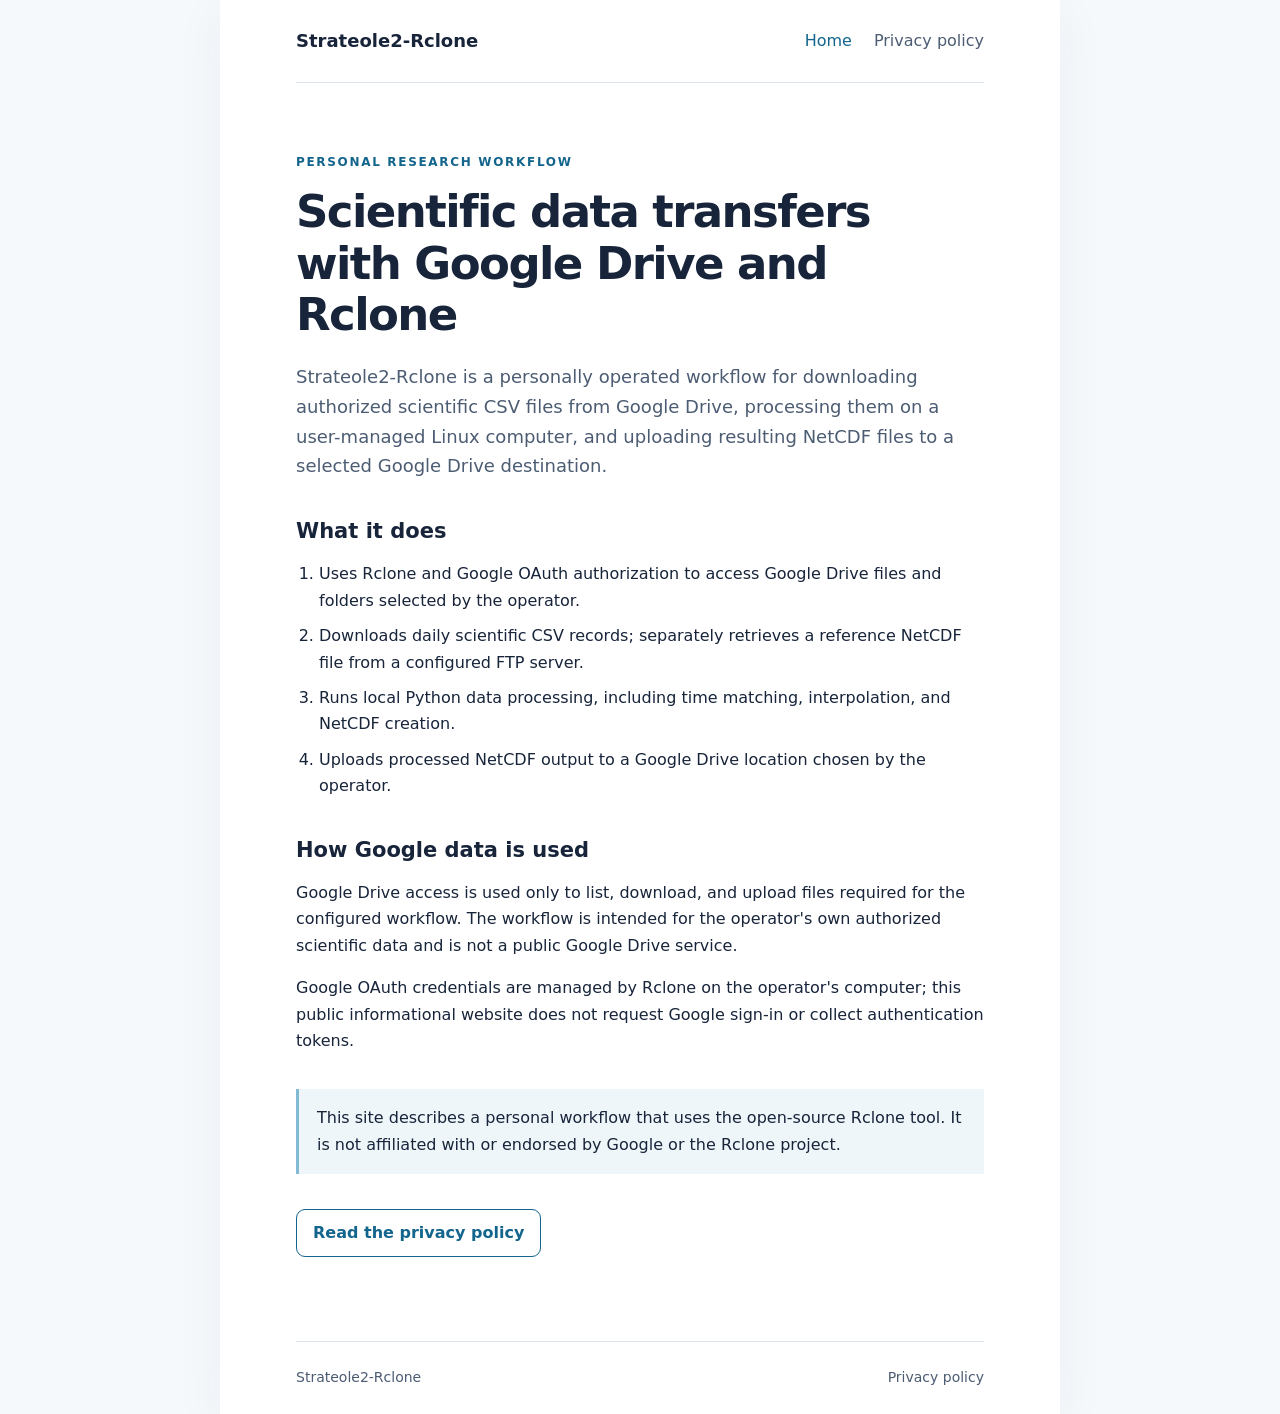
<file: index.html>
<!doctype html>
<html lang="en">
<head>
  <meta charset="utf-8">
  <meta name="viewport" content="width=device-width, initial-scale=1">
  <meta name="description" content="Information about Strateole2-Rclone, a personally operated Google Drive file-transfer workflow for scientific data processing.">
  <title>Strateole2-Rclone | Home</title>
  <link rel="stylesheet" href="style.css">
</head>
<body>
  <div class="shell">
    <header>
      <a class="brand" href="./index.html">Strateole2-Rclone</a>
      <nav aria-label="Main navigation"><a aria-current="page" href="./index.html">Home</a><a href="./privacy.html">Privacy policy</a></nav>
    </header>
    <main>
      <p class="eyebrow">PERSONAL RESEARCH WORKFLOW</p>
      <h1>Scientific data transfers with Google Drive and Rclone</h1>
      <p class="lead">Strateole2-Rclone is a personally operated workflow for downloading authorized scientific CSV files from Google Drive, processing them on a user-managed Linux computer, and uploading resulting NetCDF files to a selected Google Drive destination.</p>
      <section aria-labelledby="how"><h2 id="how">What it does</h2>
        <ol>
          <li>Uses Rclone and Google OAuth authorization to access Google Drive files and folders selected by the operator.</li>
          <li>Downloads daily scientific CSV records; separately retrieves a reference NetCDF file from a configured FTP server.</li>
          <li>Runs local Python data processing, including time matching, interpolation, and NetCDF creation.</li>
          <li>Uploads processed NetCDF output to a Google Drive location chosen by the operator.</li>
        </ol>
      </section>
      <section aria-labelledby="use"><h2 id="use">How Google data is used</h2>
        <p>Google Drive access is used only to list, download, and upload files required for the configured workflow. The workflow is intended for the operator's own authorized scientific data and is not a public Google Drive service.</p>
        <p>Google OAuth credentials are managed by Rclone on the operator's computer; this public informational website does not request Google sign-in or collect authentication tokens.</p>
      </section>
      <p class="notice">This site describes a personal workflow that uses the open-source Rclone tool. It is not affiliated with or endorsed by Google or the Rclone project.</p>
      <p><a class="action" href="./privacy.html">Read the privacy policy</a></p>
    </main>
    <footer><span>Strateole2-Rclone</span><a href="./privacy.html">Privacy policy</a></footer>
  </div>
</body>
</html>
</file>
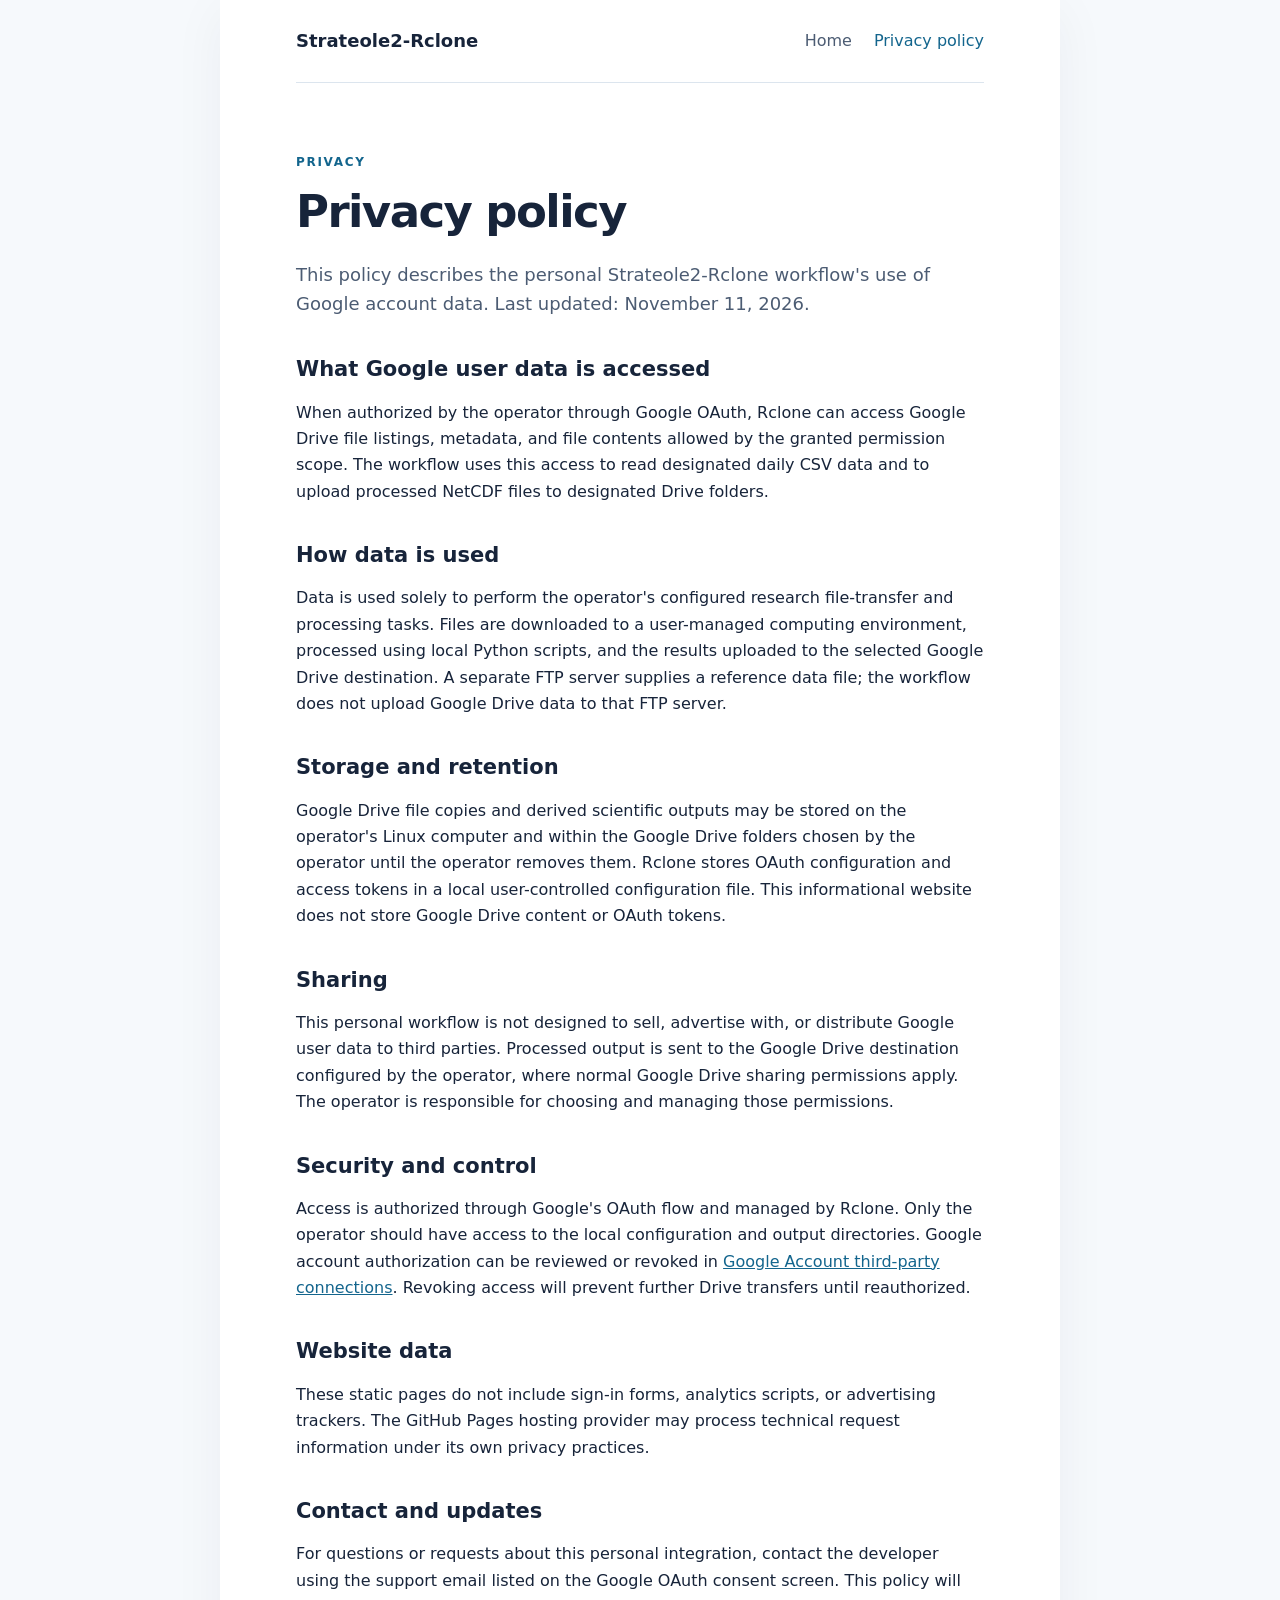
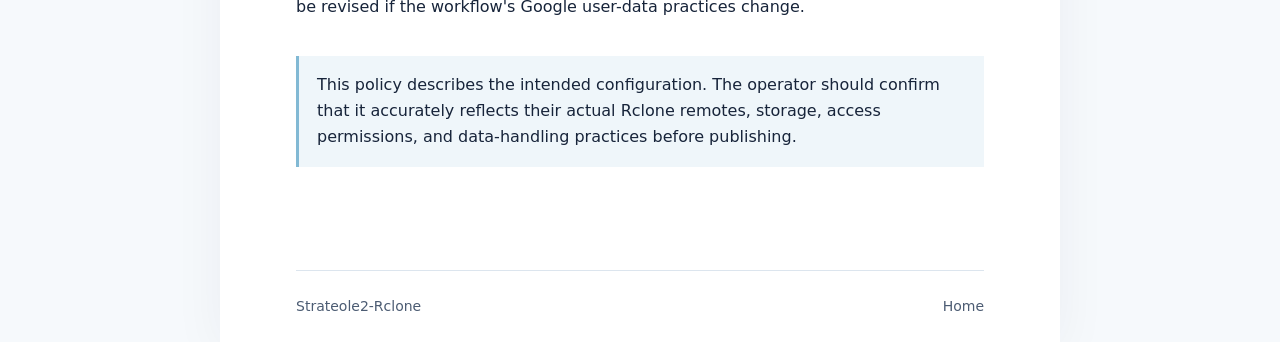
<file: privacy.html>
<!doctype html>
<html lang="en">
<head>
  <meta charset="utf-8">
  <meta name="viewport" content="width=device-width, initial-scale=1">
  <meta name="description" content="Privacy policy for the Strateole2-Rclone personal scientific data transfer workflow.">
  <title>Strateole2-Rclone | Privacy Policy</title>
  <link rel="stylesheet" href="style.css">
</head>
<body>
  <div class="shell">
    <header>
      <a class="brand" href="./index.html">Strateole2-Rclone</a>
      <nav aria-label="Main navigation"><a href="./index.html">Home</a><a aria-current="page" href="./privacy.html">Privacy policy</a></nav>
    </header>
    <main>
      <p class="eyebrow">PRIVACY</p>
      <h1>Privacy policy</h1>
      <p class="lead">This policy describes the personal Strateole2-Rclone workflow's use of Google account data. Last updated: November 11, 2026.</p>
      <section><h2>What Google user data is accessed</h2>
        <p>When authorized by the operator through Google OAuth, Rclone can access Google Drive file listings, metadata, and file contents allowed by the granted permission scope. The workflow uses this access to read designated daily CSV data and to upload processed NetCDF files to designated Drive folders.</p>
      </section>
      <section><h2>How data is used</h2>
        <p>Data is used solely to perform the operator's configured research file-transfer and processing tasks. Files are downloaded to a user-managed computing environment, processed using local Python scripts, and the results uploaded to the selected Google Drive destination. A separate FTP server supplies a reference data file; the workflow does not upload Google Drive data to that FTP server.</p>
      </section>
      <section><h2>Storage and retention</h2>
        <p>Google Drive file copies and derived scientific outputs may be stored on the operator's Linux computer and within the Google Drive folders chosen by the operator until the operator removes them. Rclone stores OAuth configuration and access tokens in a local user-controlled configuration file. This informational website does not store Google Drive content or OAuth tokens.</p>
      </section>
      <section><h2>Sharing</h2>
        <p>This personal workflow is not designed to sell, advertise with, or distribute Google user data to third parties. Processed output is sent to the Google Drive destination configured by the operator, where normal Google Drive sharing permissions apply. The operator is responsible for choosing and managing those permissions.</p>
      </section>
      <section><h2>Security and control</h2>
        <p>Access is authorized through Google's OAuth flow and managed by Rclone. Only the operator should have access to the local configuration and output directories. Google account authorization can be reviewed or revoked in <a href="https://myaccount.google.com/permissions">Google Account third-party connections</a>. Revoking access will prevent further Drive transfers until reauthorized.</p>
      </section>
      <section><h2>Website data</h2>
        <p>These static pages do not include sign-in forms, analytics scripts, or advertising trackers. The GitHub Pages hosting provider may process technical request information under its own privacy practices.</p>
      </section>
      <section><h2>Contact and updates</h2>
        <p>For questions or requests about this personal integration, contact the developer using the support email listed on the Google OAuth consent screen. This policy will be revised if the workflow's Google user-data practices change.</p>
      </section>
      <p class="notice">This policy describes the intended configuration. The operator should confirm that it accurately reflects their actual Rclone remotes, storage, access permissions, and data-handling practices before publishing.</p>
    </main>
    <footer><span>Strateole2-Rclone</span><a href="./index.html">Home</a></footer>
  </div>
</body>
</html>
</file>
<file: style.css>
:root{color-scheme:light;--ink:#17243a;--muted:#4c5c73;--edge:#dce5ee;--accent:#13658d;--paper:#fff;--back:#f6f9fc}
*{box-sizing:border-box}html{font-family:system-ui,-apple-system,BlinkMacSystemFont,'Segoe UI',sans-serif;line-height:1.65}body{margin:0;background:var(--back);color:var(--ink)}.shell{max-width:840px;min-height:100vh;margin:auto;background:var(--paper);padding:0 clamp(22px,7vw,76px);box-shadow:0 10px 50px #17243a0d}header,footer{display:flex;justify-content:space-between;gap:16px;align-items:center;flex-wrap:wrap}header{padding:26px 0;border-bottom:1px solid var(--edge)}footer{padding:24px 0;border-top:1px solid var(--edge);color:var(--muted);font-size:14px}nav{display:flex;gap:22px}.brand{font-weight:750;font-size:18px;color:var(--ink);text-decoration:none}nav a,footer a{color:var(--muted);text-decoration:none}nav a[aria-current],nav a:hover,footer a:hover{color:var(--accent)}main{padding:58px 0 68px}.eyebrow{color:var(--accent);letter-spacing:.14em;font-size:12px;font-weight:750}h1{font-size:clamp(31px,5vw,45px);line-height:1.14;letter-spacing:-.035em;max-width:740px;margin:14px 0 22px}.lead{font-size:18px;line-height:1.65;color:var(--muted)}section{margin-top:36px}h2{font-size:21px;line-height:1.35;margin-bottom:9px}p,li{font-size:16px}ol{padding-left:23px}li+li{margin-top:9px}a{color:var(--accent)}.notice{background:#eff6fa;border-left:3px solid #82b9d4;padding:16px 18px;margin:35px 0}.action{display:inline-block;text-decoration:none;border:1px solid var(--accent);border-radius:9px;padding:10px 16px;font-weight:650}.action:hover{background:var(--accent);color:#fff}@media(max-width:520px){header{align-items:flex-start;flex-direction:column}main{padding:38px 0 45px}}
</file>
